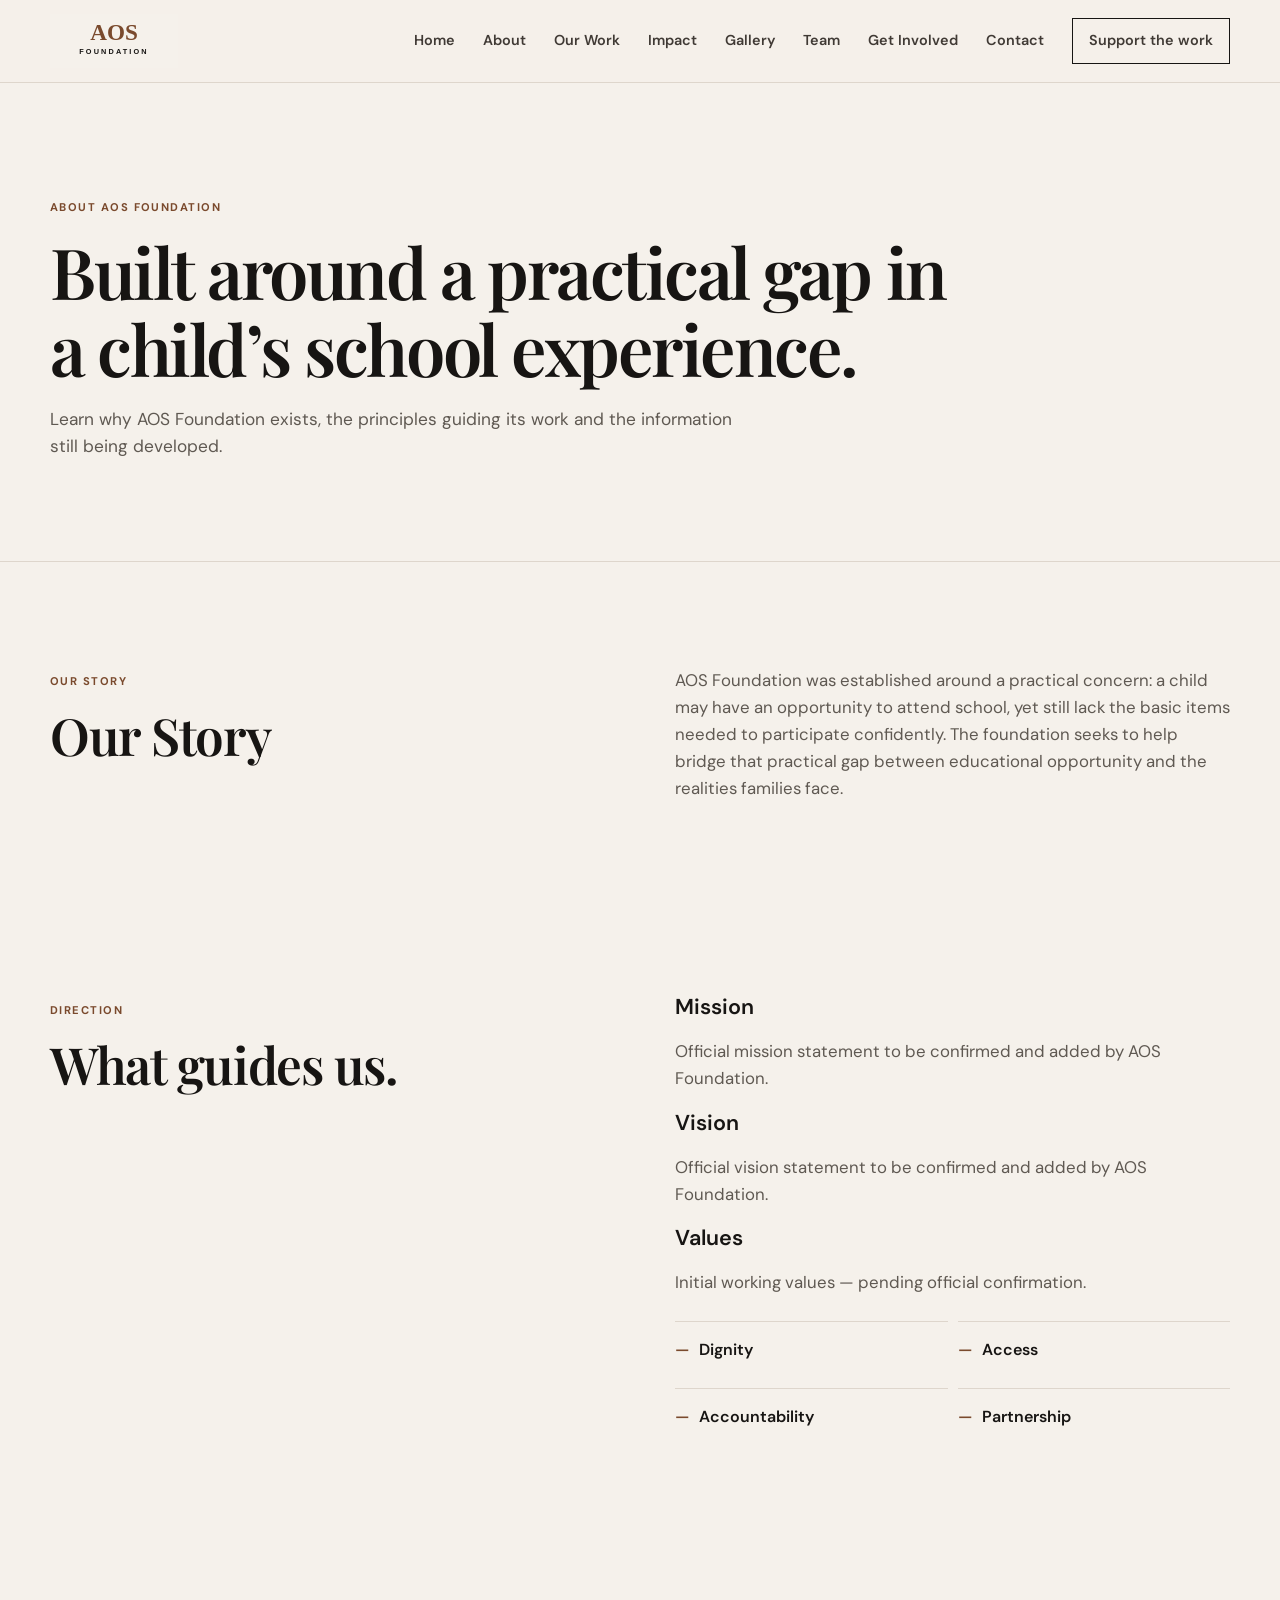
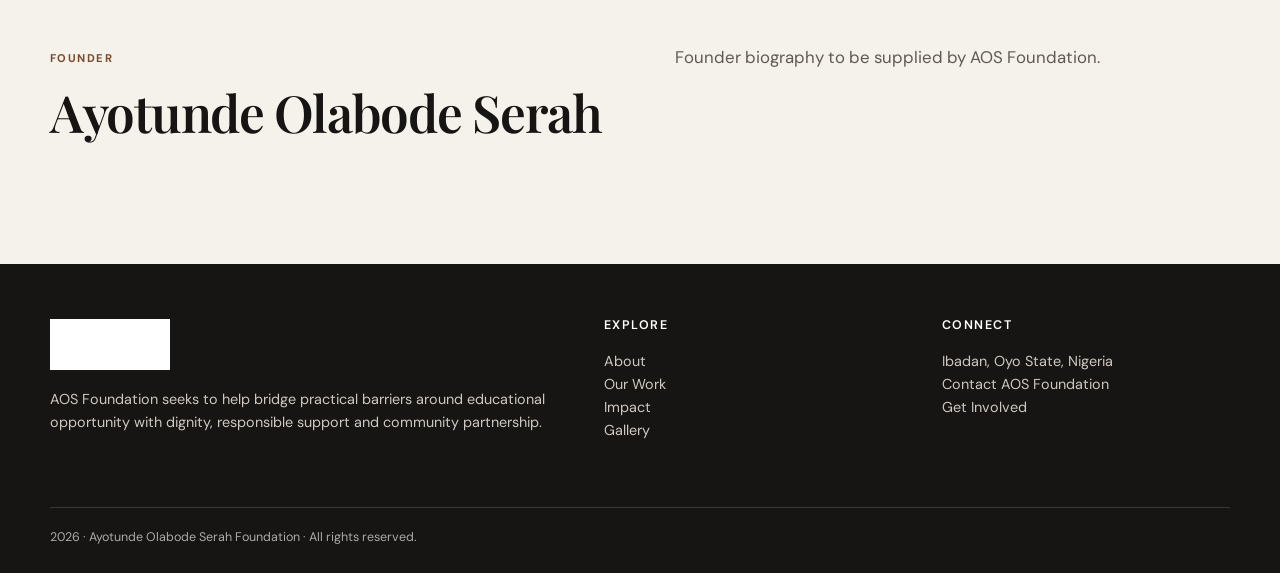
<file: about.html>
<!doctype html>
<html lang="en">
<head>
<meta charset="utf-8">
<meta name="viewport" content="width=device-width, initial-scale=1">
<meta name="description" content="About — Ayotunde Olabode Serah Foundation (AOS Foundation), Ibadan, Oyo State, Nigeria.">
<meta name="theme-color" content="#7A4A2D">
<title>About | AOS Foundation</title>
<link rel="preconnect" href="https://fonts.googleapis.com">
<link rel="preconnect" href="https://fonts.gstatic.com" crossorigin>
<link href="https://fonts.googleapis.com/css2?family=DM+Sans:wght@400;500;600;700&family=Playfair+Display:wght@500;600;700&display=swap" rel="stylesheet">
<link rel="stylesheet" href="css/style.css">
</head>
<body>
<header class="site-header">
  <div class="container header-inner">
    <a class="brand" href="index.html" aria-label="AOS Foundation home"><img class="js-logo" src="" alt=""></a>
    <button class="menu-toggle" aria-label="Open navigation" aria-expanded="false">☰</button>
    <nav class="site-nav" aria-label="Main navigation"><a href="index.html" class="">Home</a><a href="about.html" class="active">About</a><a href="programs.html" class="">Our Work</a><a href="impact.html" class="">Impact</a><a href="gallery.html" class="">Gallery</a><a href="team.html" class="">Team</a><a href="get-involved.html" class="">Get Involved</a><a href="contact.html" class="">Contact</a><a class="nav-cta" href="get-involved.html">Support the work</a></nav>
  </div>
</header>
<main>
<section class="page-hero"><div class="container"><span class="eyebrow">About AOS Foundation</span><h1>Built around a practical gap in a child’s school experience.</h1><p>Learn why AOS Foundation exists, the principles guiding its work and the information still being developed.</p></div></section>
<section class="section"><div class="container split"><div><span class="eyebrow">Our story</span><h2 id="about-story-title"></h2></div><div class="prose"><p id="about-story-text"></p></div></div></section>
<section class="section section-tight"><div class="container split"><div><span class="eyebrow">Direction</span><h2>What guides us.</h2></div><div class="prose"><h3>Mission</h3><p id="mission"></p><h3>Vision</h3><p id="vision"></p><h3>Values</h3><p id="values-note"></p><ul id="values-list" class="value-list"></ul></div></div></section>
<section class="section"><div class="container split"><div><span class="eyebrow">Founder</span><h2 id="about-founder-name"></h2></div><div class="prose"><p id="founder-bio"></p></div></div></section>
</main>
<footer class="site-footer">
  <div class="container footer-grid">
    <div><img class="js-logo" src="" alt="" style="width:120px;filter:brightness(0) invert(1);margin-bottom:18px"><p>AOS Foundation seeks to help bridge practical barriers around educational opportunity with dignity, responsible support and community partnership.</p></div>
    <div><h3>Explore</h3><p><a href="about.html">About</a><br><a href="programs.html">Our Work</a><br><a href="impact.html">Impact</a><br><a href="gallery.html">Gallery</a></p></div>
    <div><h3>Connect</h3><p><span class="js-location"></span><br><a href="contact.html">Contact AOS Foundation</a><br><a href="get-involved.html">Get Involved</a></p></div>
  </div>
  <div class="container footer-bottom"><span class="js-year"></span> · Ayotunde Olabode Serah Foundation · All rights reserved.</div>
</footer>
<script src="js/content.js"></script>
<script src="js/script.js"></script>
</body>
</html>
</file>
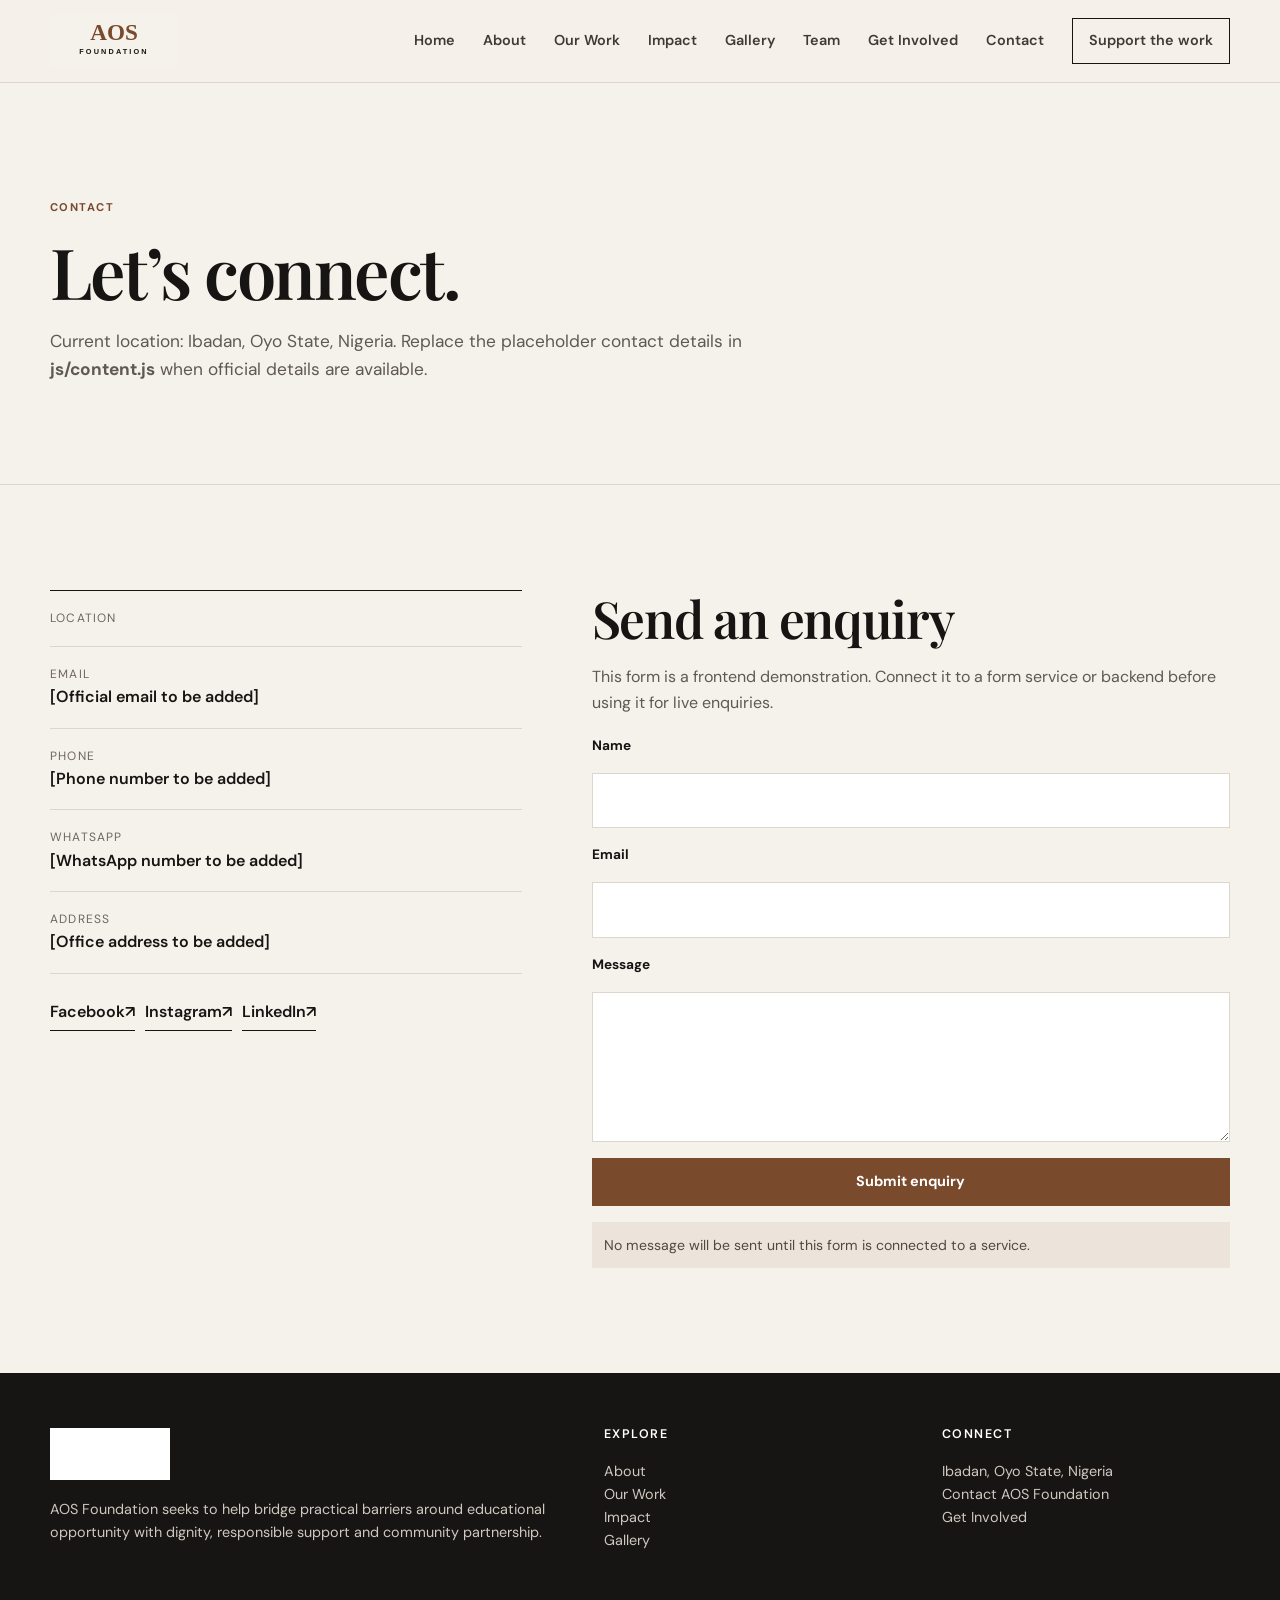
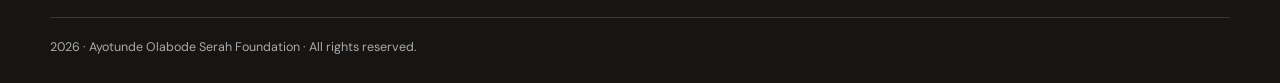
<file: contact.html>
<!doctype html>
<html lang="en">
<head>
<meta charset="utf-8">
<meta name="viewport" content="width=device-width, initial-scale=1">
<meta name="description" content="Contact — Ayotunde Olabode Serah Foundation (AOS Foundation), Ibadan, Oyo State, Nigeria.">
<meta name="theme-color" content="#7A4A2D">
<title>Contact | AOS Foundation</title>
<link rel="preconnect" href="https://fonts.googleapis.com">
<link rel="preconnect" href="https://fonts.gstatic.com" crossorigin>
<link href="https://fonts.googleapis.com/css2?family=DM+Sans:wght@400;500;600;700&family=Playfair+Display:wght@500;600;700&display=swap" rel="stylesheet">
<link rel="stylesheet" href="css/style.css">
</head>
<body>
<header class="site-header">
  <div class="container header-inner">
    <a class="brand" href="index.html" aria-label="AOS Foundation home"><img class="js-logo" src="" alt=""></a>
    <button class="menu-toggle" aria-label="Open navigation" aria-expanded="false">☰</button>
    <nav class="site-nav" aria-label="Main navigation"><a href="index.html" class="">Home</a><a href="about.html" class="">About</a><a href="programs.html" class="">Our Work</a><a href="impact.html" class="">Impact</a><a href="gallery.html" class="">Gallery</a><a href="team.html" class="">Team</a><a href="get-involved.html" class="">Get Involved</a><a href="contact.html" class="active">Contact</a><a class="nav-cta" href="get-involved.html">Support the work</a></nav>
  </div>
</header>
<main>
<section class="page-hero"><div class="container"><span class="eyebrow">Contact</span><h1>Let’s connect.</h1><p>Current location: <span id="contact-location"></span>. Replace the placeholder contact details in <strong>js/content.js</strong> when official details are available.</p></div></section>
<section class="section"><div class="container contact-grid">
<div><div class="contact-list">
<div class="contact-row"><span>Location</span><strong id="contact-location"></strong></div>
<div class="contact-row"><span>Email</span><strong id="contact-email"></strong></div>
<div class="contact-row"><span>Phone</span><strong id="contact-phone"></strong></div>
<div class="contact-row"><span>WhatsApp</span><strong id="contact-whatsapp"></strong></div>
<div class="contact-row"><span>Address</span><strong id="contact-address"></strong></div>
</div><div id="social-links" class="social-links"></div></div>
<div><h2>Send an enquiry</h2><p id="form-note"></p><form id="contact-form">
<label for="name">Name</label><input id="name" name="name" required>
<label for="email">Email</label><input id="email" name="email" type="email" required>
<label for="message">Message</label><textarea id="message" name="message" required></textarea>
<button class="btn btn-primary" type="submit">Submit enquiry</button><div id="form-message" class="form-message" aria-live="polite">No message will be sent until this form is connected to a service.</div>
</form></div>
</div></section>
</main>
<footer class="site-footer">
  <div class="container footer-grid">
    <div><img class="js-logo" src="" alt="" style="width:120px;filter:brightness(0) invert(1);margin-bottom:18px"><p>AOS Foundation seeks to help bridge practical barriers around educational opportunity with dignity, responsible support and community partnership.</p></div>
    <div><h3>Explore</h3><p><a href="about.html">About</a><br><a href="programs.html">Our Work</a><br><a href="impact.html">Impact</a><br><a href="gallery.html">Gallery</a></p></div>
    <div><h3>Connect</h3><p><span class="js-location"></span><br><a href="contact.html">Contact AOS Foundation</a><br><a href="get-involved.html">Get Involved</a></p></div>
  </div>
  <div class="container footer-bottom"><span class="js-year"></span> · Ayotunde Olabode Serah Foundation · All rights reserved.</div>
</footer>
<script src="js/content.js"></script>
<script src="js/script.js"></script>
</body>
</html>
</file>
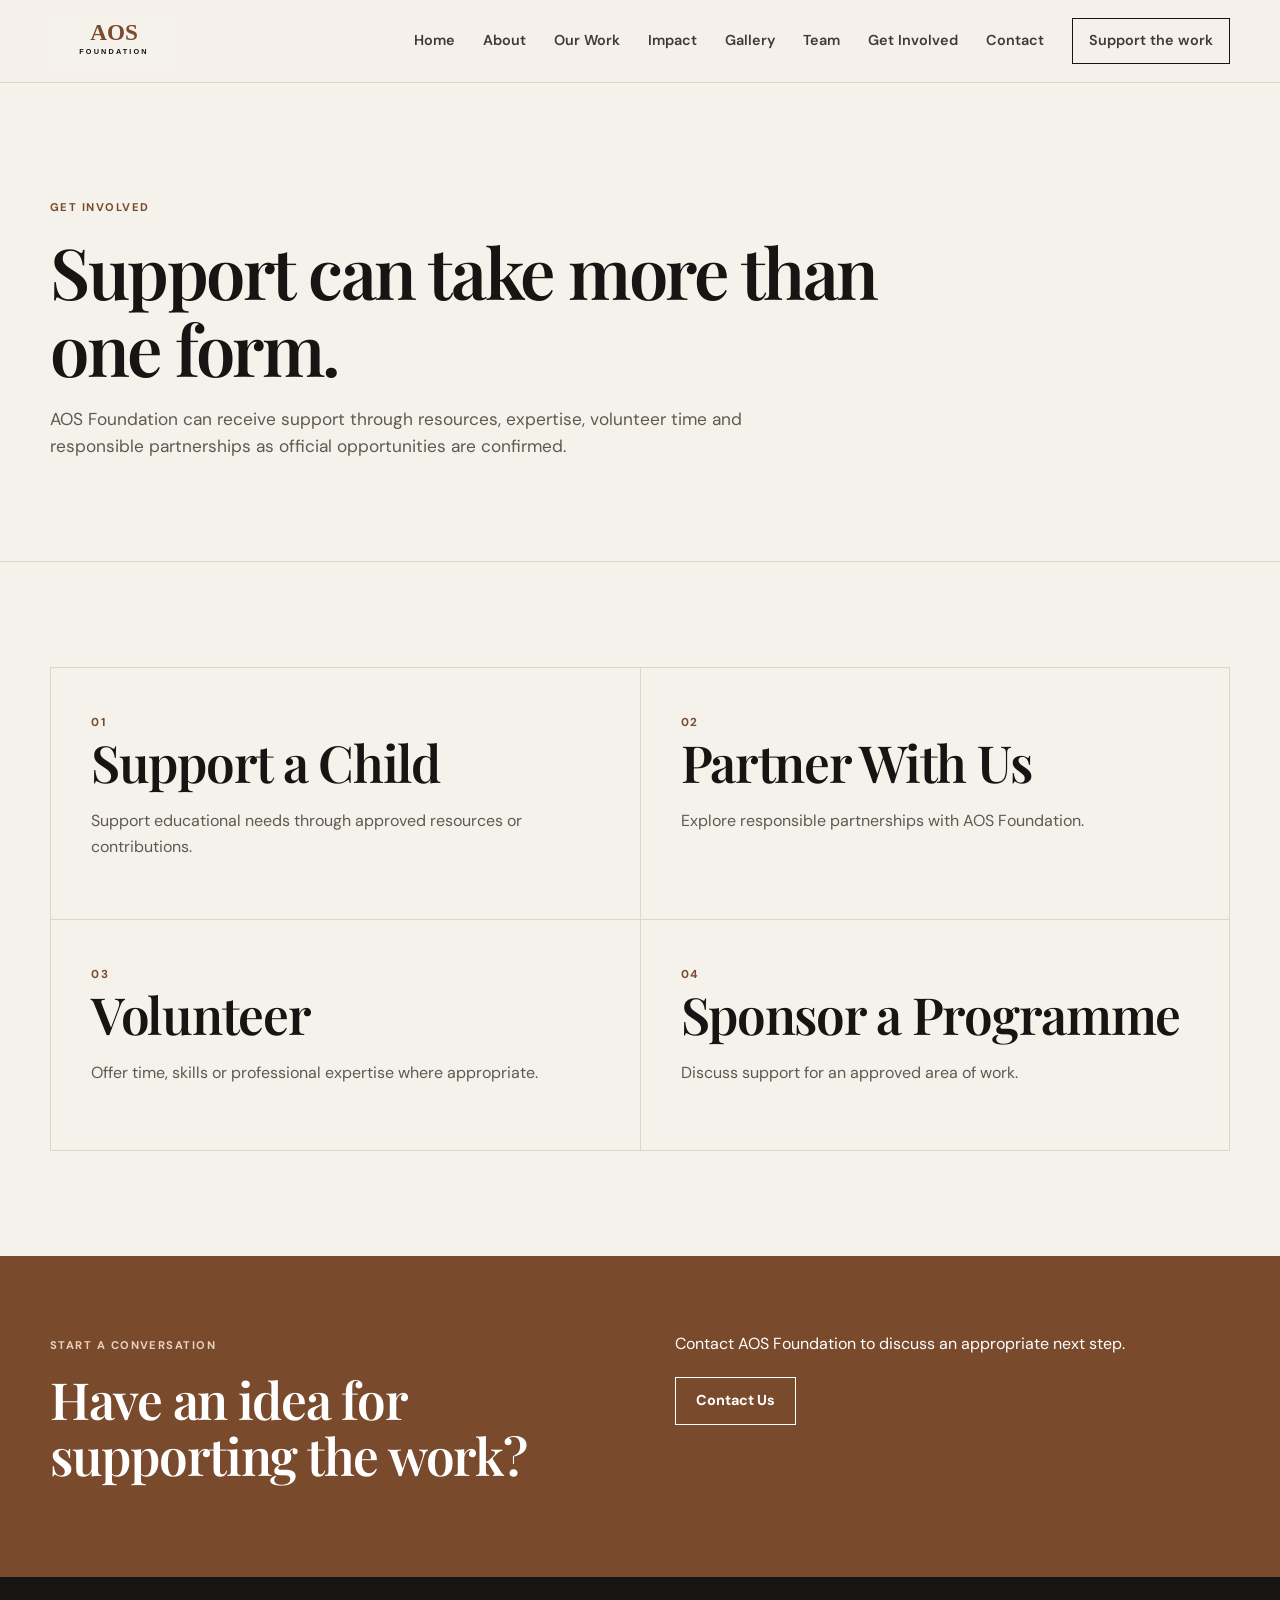
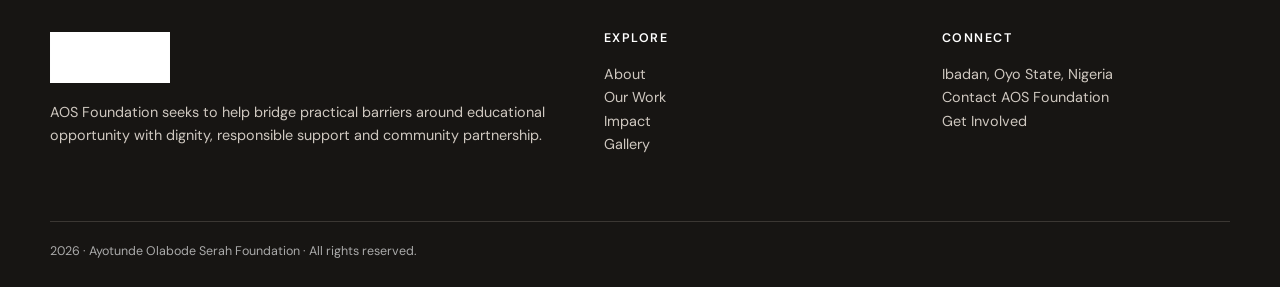
<file: get-involved.html>
<!doctype html>
<html lang="en">
<head>
<meta charset="utf-8">
<meta name="viewport" content="width=device-width, initial-scale=1">
<meta name="description" content="Get Involved — Ayotunde Olabode Serah Foundation (AOS Foundation), Ibadan, Oyo State, Nigeria.">
<meta name="theme-color" content="#7A4A2D">
<title>Get Involved | AOS Foundation</title>
<link rel="preconnect" href="https://fonts.googleapis.com">
<link rel="preconnect" href="https://fonts.gstatic.com" crossorigin>
<link href="https://fonts.googleapis.com/css2?family=DM+Sans:wght@400;500;600;700&family=Playfair+Display:wght@500;600;700&display=swap" rel="stylesheet">
<link rel="stylesheet" href="css/style.css">
</head>
<body>
<header class="site-header">
  <div class="container header-inner">
    <a class="brand" href="index.html" aria-label="AOS Foundation home"><img class="js-logo" src="" alt=""></a>
    <button class="menu-toggle" aria-label="Open navigation" aria-expanded="false">☰</button>
    <nav class="site-nav" aria-label="Main navigation"><a href="index.html" class="">Home</a><a href="about.html" class="">About</a><a href="programs.html" class="">Our Work</a><a href="impact.html" class="">Impact</a><a href="gallery.html" class="">Gallery</a><a href="team.html" class="">Team</a><a href="get-involved.html" class="active">Get Involved</a><a href="contact.html" class="">Contact</a><a class="nav-cta" href="get-involved.html">Support the work</a></nav>
  </div>
</header>
<main>
<section class="page-hero"><div class="container"><span class="eyebrow">Get involved</span><h1>Support can take more than one form.</h1><p>AOS Foundation can receive support through resources, expertise, volunteer time and responsible partnerships as official opportunities are confirmed.</p></div></section>
<section class="section"><div class="container"><div id="involvement-grid" class="involvement-grid"></div></div></section>
<section class="cta-band"><div class="container split"><div><span class="eyebrow" style="color:#ead1bf">Start a conversation</span><h2>Have an idea for supporting the work?</h2></div><div><p>Contact AOS Foundation to discuss an appropriate next step.</p><a class="btn" href="contact.html">Contact Us</a></div></div></section>
</main>
<footer class="site-footer">
  <div class="container footer-grid">
    <div><img class="js-logo" src="" alt="" style="width:120px;filter:brightness(0) invert(1);margin-bottom:18px"><p>AOS Foundation seeks to help bridge practical barriers around educational opportunity with dignity, responsible support and community partnership.</p></div>
    <div><h3>Explore</h3><p><a href="about.html">About</a><br><a href="programs.html">Our Work</a><br><a href="impact.html">Impact</a><br><a href="gallery.html">Gallery</a></p></div>
    <div><h3>Connect</h3><p><span class="js-location"></span><br><a href="contact.html">Contact AOS Foundation</a><br><a href="get-involved.html">Get Involved</a></p></div>
  </div>
  <div class="container footer-bottom"><span class="js-year"></span> · Ayotunde Olabode Serah Foundation · All rights reserved.</div>
</footer>
<script src="js/content.js"></script>
<script src="js/script.js"></script>
</body>
</html>
</file>
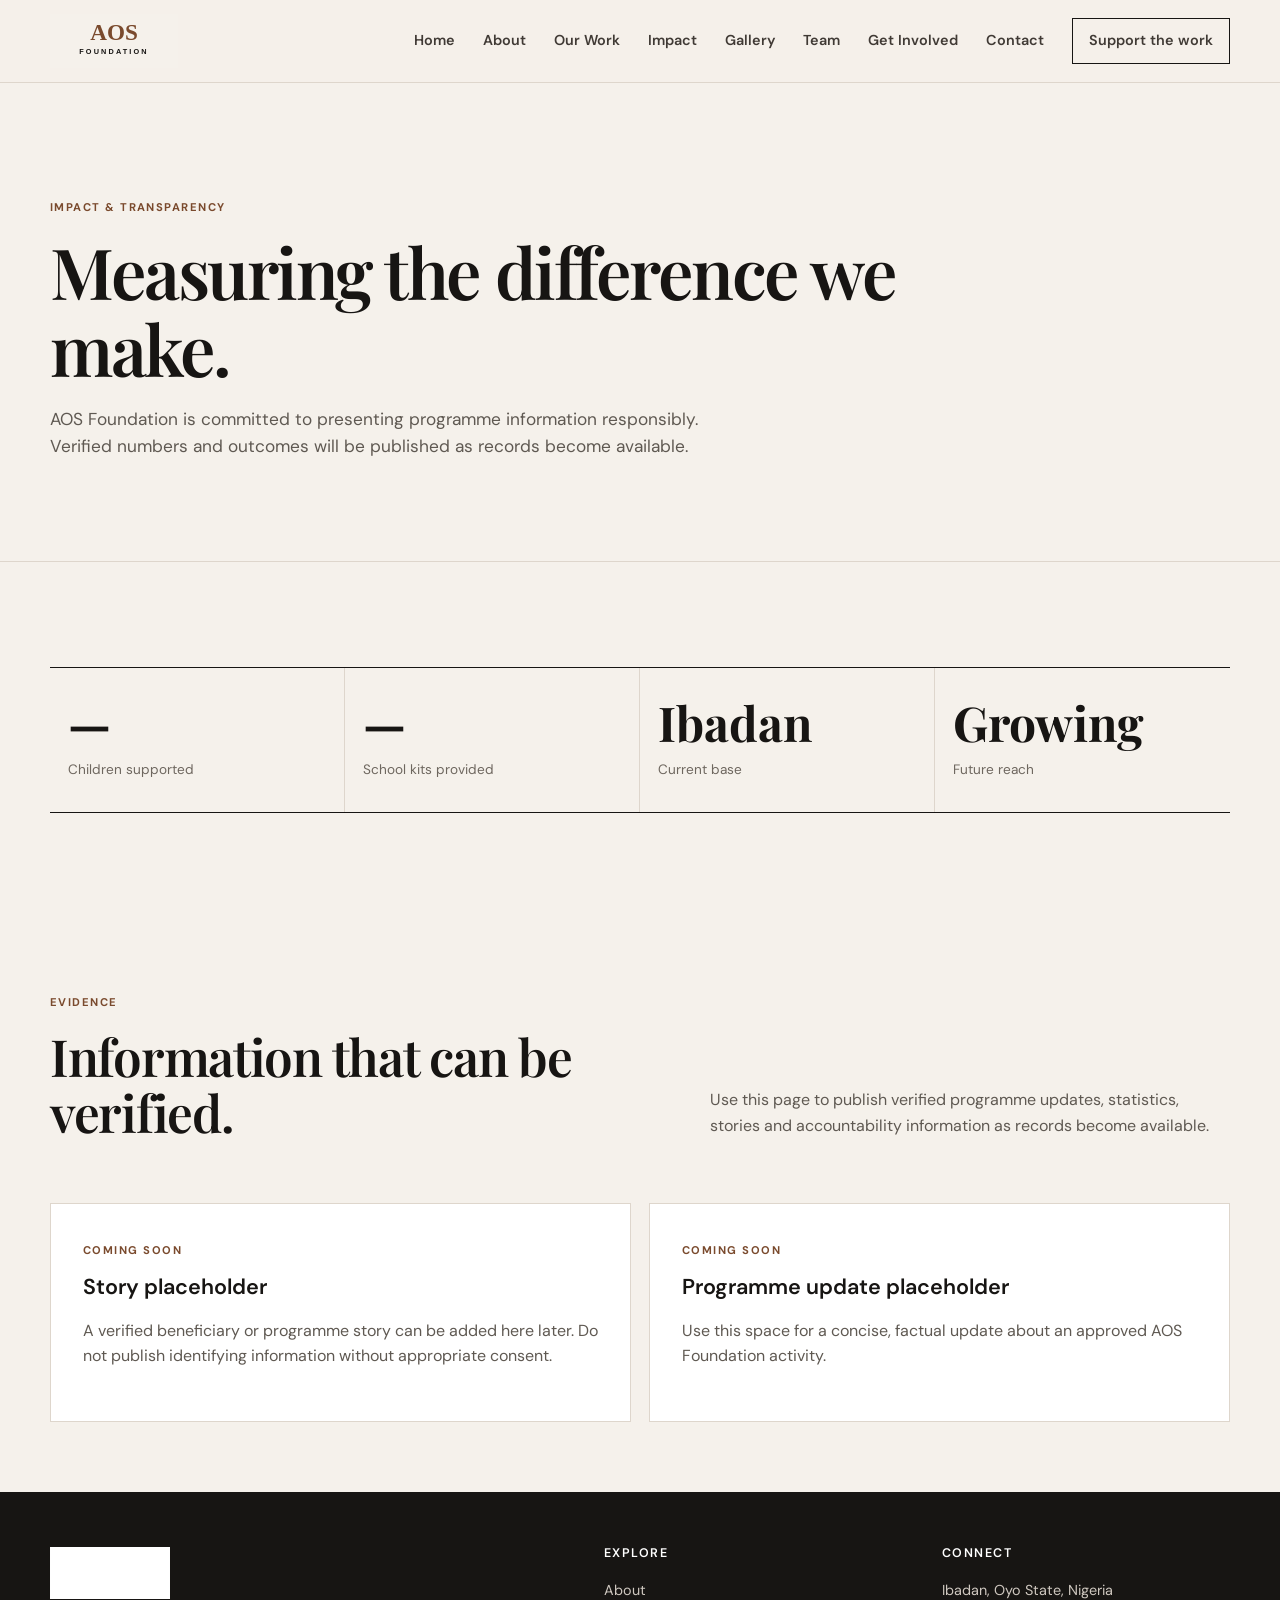
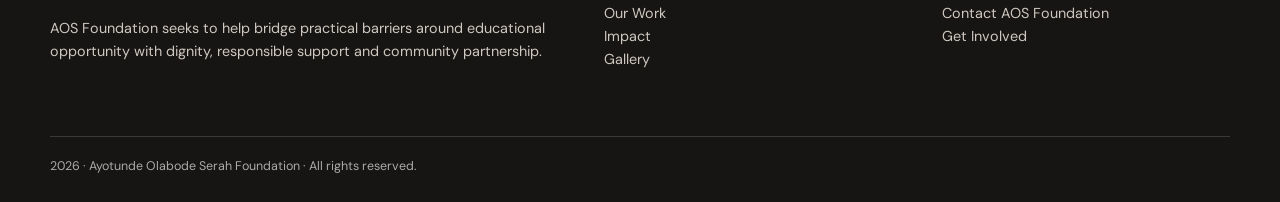
<file: impact.html>
<!doctype html>
<html lang="en">
<head>
<meta charset="utf-8">
<meta name="viewport" content="width=device-width, initial-scale=1">
<meta name="description" content="Impact — Ayotunde Olabode Serah Foundation (AOS Foundation), Ibadan, Oyo State, Nigeria.">
<meta name="theme-color" content="#7A4A2D">
<title>Impact | AOS Foundation</title>
<link rel="preconnect" href="https://fonts.googleapis.com">
<link rel="preconnect" href="https://fonts.gstatic.com" crossorigin>
<link href="https://fonts.googleapis.com/css2?family=DM+Sans:wght@400;500;600;700&family=Playfair+Display:wght@500;600;700&display=swap" rel="stylesheet">
<link rel="stylesheet" href="css/style.css">
</head>
<body>
<header class="site-header">
  <div class="container header-inner">
    <a class="brand" href="index.html" aria-label="AOS Foundation home"><img class="js-logo" src="" alt=""></a>
    <button class="menu-toggle" aria-label="Open navigation" aria-expanded="false">☰</button>
    <nav class="site-nav" aria-label="Main navigation"><a href="index.html" class="">Home</a><a href="about.html" class="">About</a><a href="programs.html" class="">Our Work</a><a href="impact.html" class="active">Impact</a><a href="gallery.html" class="">Gallery</a><a href="team.html" class="">Team</a><a href="get-involved.html" class="">Get Involved</a><a href="contact.html" class="">Contact</a><a class="nav-cta" href="get-involved.html">Support the work</a></nav>
  </div>
</header>
<main>
<section class="page-hero"><div class="container"><span class="eyebrow">Impact & transparency</span><h1>Measuring the difference we make.</h1><p id="impact-intro"></p></div></section>
<section class="section"><div class="container"><div id="impact-metrics" class="metrics"></div></div></section>
<section class="section section-tight"><div class="container"><div class="section-head"><div><span class="eyebrow">Evidence</span><h2>Information that can be verified.</h2></div><p>Use this page to publish verified programme updates, statistics, stories and accountability information as records become available.</p></div><div id="impact-stories" class="stories"></div></div></section>
</main>
<footer class="site-footer">
  <div class="container footer-grid">
    <div><img class="js-logo" src="" alt="" style="width:120px;filter:brightness(0) invert(1);margin-bottom:18px"><p>AOS Foundation seeks to help bridge practical barriers around educational opportunity with dignity, responsible support and community partnership.</p></div>
    <div><h3>Explore</h3><p><a href="about.html">About</a><br><a href="programs.html">Our Work</a><br><a href="impact.html">Impact</a><br><a href="gallery.html">Gallery</a></p></div>
    <div><h3>Connect</h3><p><span class="js-location"></span><br><a href="contact.html">Contact AOS Foundation</a><br><a href="get-involved.html">Get Involved</a></p></div>
  </div>
  <div class="container footer-bottom"><span class="js-year"></span> · Ayotunde Olabode Serah Foundation · All rights reserved.</div>
</footer>
<script src="js/content.js"></script>
<script src="js/script.js"></script>
</body>
</html>
</file>
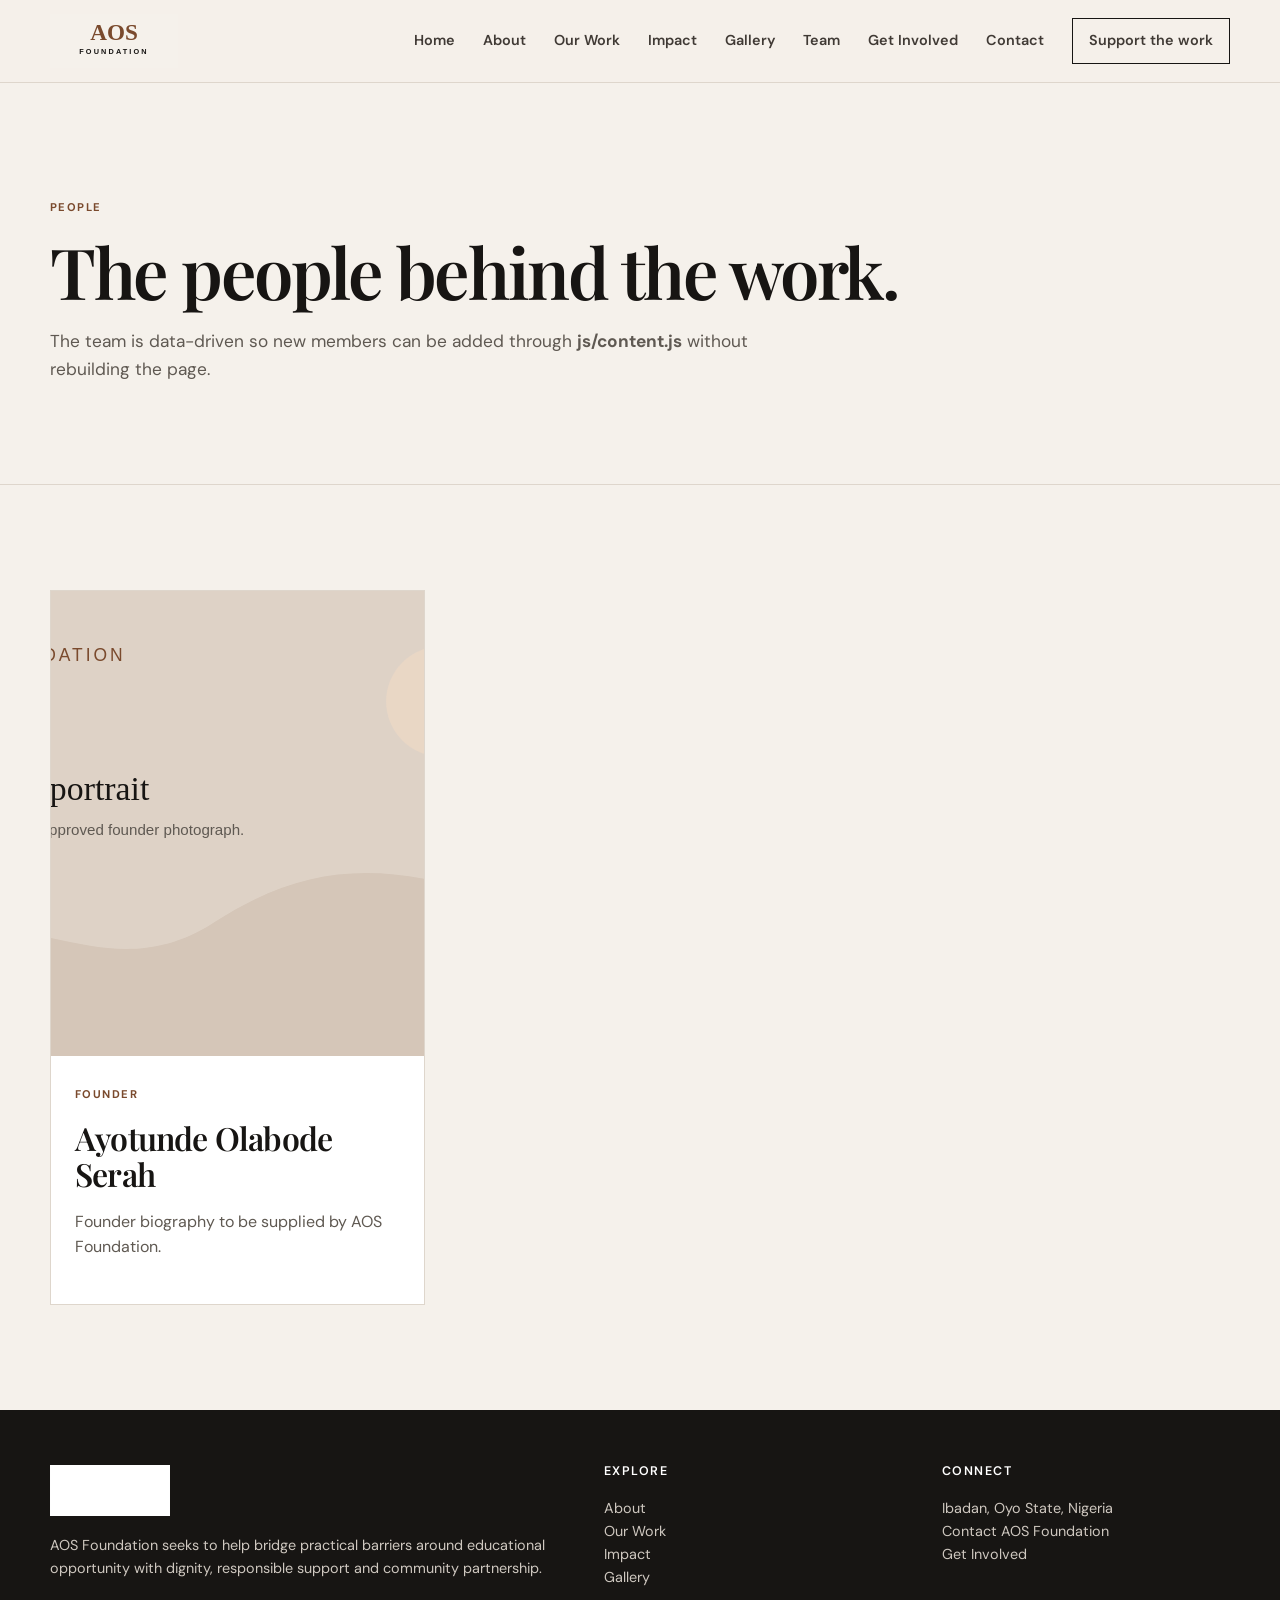
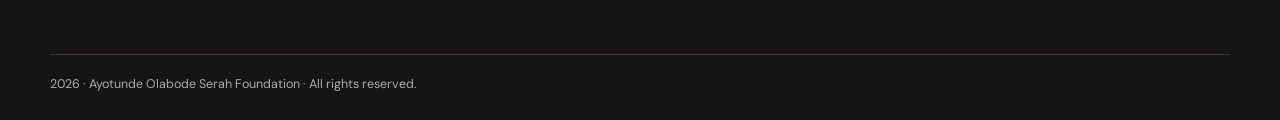
<file: team.html>
<!doctype html>
<html lang="en">
<head>
<meta charset="utf-8">
<meta name="viewport" content="width=device-width, initial-scale=1">
<meta name="description" content="Team — Ayotunde Olabode Serah Foundation (AOS Foundation), Ibadan, Oyo State, Nigeria.">
<meta name="theme-color" content="#7A4A2D">
<title>Team | AOS Foundation</title>
<link rel="preconnect" href="https://fonts.googleapis.com">
<link rel="preconnect" href="https://fonts.gstatic.com" crossorigin>
<link href="https://fonts.googleapis.com/css2?family=DM+Sans:wght@400;500;600;700&family=Playfair+Display:wght@500;600;700&display=swap" rel="stylesheet">
<link rel="stylesheet" href="css/style.css">
</head>
<body>
<header class="site-header">
  <div class="container header-inner">
    <a class="brand" href="index.html" aria-label="AOS Foundation home"><img class="js-logo" src="" alt=""></a>
    <button class="menu-toggle" aria-label="Open navigation" aria-expanded="false">☰</button>
    <nav class="site-nav" aria-label="Main navigation"><a href="index.html" class="">Home</a><a href="about.html" class="">About</a><a href="programs.html" class="">Our Work</a><a href="impact.html" class="">Impact</a><a href="gallery.html" class="">Gallery</a><a href="team.html" class="active">Team</a><a href="get-involved.html" class="">Get Involved</a><a href="contact.html" class="">Contact</a><a class="nav-cta" href="get-involved.html">Support the work</a></nav>
  </div>
</header>
<main>
<section class="page-hero"><div class="container"><span class="eyebrow">People</span><h1>The people behind the work.</h1><p>The team is data-driven so new members can be added through <strong>js/content.js</strong> without rebuilding the page.</p></div></section>
<section class="section"><div class="container"><div id="team-grid" class="team-grid"></div></div></section>
</main>
<footer class="site-footer">
  <div class="container footer-grid">
    <div><img class="js-logo" src="" alt="" style="width:120px;filter:brightness(0) invert(1);margin-bottom:18px"><p>AOS Foundation seeks to help bridge practical barriers around educational opportunity with dignity, responsible support and community partnership.</p></div>
    <div><h3>Explore</h3><p><a href="about.html">About</a><br><a href="programs.html">Our Work</a><br><a href="impact.html">Impact</a><br><a href="gallery.html">Gallery</a></p></div>
    <div><h3>Connect</h3><p><span class="js-location"></span><br><a href="contact.html">Contact AOS Foundation</a><br><a href="get-involved.html">Get Involved</a></p></div>
  </div>
  <div class="container footer-bottom"><span class="js-year"></span> · Ayotunde Olabode Serah Foundation · All rights reserved.</div>
</footer>
<script src="js/content.js"></script>
<script src="js/script.js"></script>
</body>
</html>
</file>
<file: css/style.css>
@import url('https://fonts.googleapis.com/css2?family=DM+Sans:wght@400;500;600;700&family=Playfair+Display:wght@500;600;700&display=swap');

:root{
  --brown:#7A4A2D; --ink:#171513; --cream:#F5F1EB; --white:#fff;
  --line:#ded6cc; --muted:#6e675f; --soft:#eee7de; --max:1180px;
}
*{box-sizing:border-box}
html{scroll-behavior:smooth}
body{margin:0;background:var(--cream);color:var(--ink);font-family:"DM Sans",system-ui,sans-serif;line-height:1.6}
body.modal-open{overflow:hidden}
img{max-width:100%;display:block}
a{color:inherit;text-decoration:none}
button,input,textarea{font:inherit}
button{cursor:pointer}
:focus-visible{outline:3px solid #c87f42;outline-offset:3px}
.container{width:min(calc(100% - 40px),var(--max));margin-inline:auto}
.site-header{position:relative;background:rgba(245,241,235,.96);border-bottom:1px solid var(--line);z-index:20}
.header-inner{min-height:82px;display:flex;align-items:center;justify-content:space-between;gap:28px}
.brand img{width:128px;height:auto}
.site-nav{display:flex;align-items:center;gap:28px}
.site-nav a{font-size:.9rem;font-weight:600;color:#403a35;position:relative;padding:8px 0}
.site-nav a:hover{color:var(--brown)}
.nav-cta{border:1px solid var(--ink);padding:10px 16px!important}
.menu-toggle{display:none;background:none;border:0;font-size:1.7rem;padding:8px}

.hero{min-height:690px;display:grid;grid-template-columns:1fr 1fr;align-items:stretch;border-bottom:1px solid var(--line)}
.hero-copy{display:flex;align-items:center;padding:80px max(20px,calc((100vw - var(--max))/2)) 80px 20px}
.hero-copy-inner{max-width:610px;margin-left:auto;margin-right:40px}
.eyebrow{display:inline-block;text-transform:uppercase;letter-spacing:.13em;font-size:.7rem;font-weight:700;color:var(--brown);margin-bottom:16px}
h1,h2,h3{line-height:1.1;margin:0 0 18px;font-weight:600}
h1,h2{font-family:"Playfair Display",Georgia,serif}
h1{font-size:clamp(3rem,5.5vw,5.8rem);letter-spacing:-.035em}
h2{font-size:clamp(2.1rem,4vw,3.8rem);letter-spacing:-.025em}
h3{font-size:1.35rem}
p{color:#5f5952;margin:0 0 20px}
.hero-copy p{font-size:1.08rem;max-width:560px}
.hero-media{min-height:690px;background:#e6ddd3;overflow:hidden}
.hero-media img{width:100%;height:100%;object-fit:cover}
.actions{display:flex;gap:12px;flex-wrap:wrap;margin-top:30px}
.btn{display:inline-flex;align-items:center;justify-content:center;min-height:48px;padding:0 20px;border:1px solid var(--ink);font-weight:700;font-size:.9rem;transition:transform .2s ease,background .2s ease}
.btn:hover{transform:translateY(-2px)}
.btn-primary{background:var(--brown);color:#fff;border-color:var(--brown)}
.btn-secondary{background:transparent}
.section{padding:105px 0}
.section-tight{padding:70px 0}
.section-head{display:flex;justify-content:space-between;gap:40px;align-items:end;margin-bottom:45px}
.section-head p{max-width:520px}
.split{display:grid;grid-template-columns:1fr 1fr;gap:70px;align-items:start}
.editorial-panel{border-top:1px solid var(--ink);padding-top:22px}
.editorial-panel p{font-size:1.1rem}
.program-grid{display:grid;grid-template-columns:repeat(3,1fr);gap:18px}
.program-card{border-top:1px solid var(--ink);background:rgba(255,255,255,.3)}
.media-frame{aspect-ratio:4/3;overflow:hidden;background:#e4dbd1}
.media-frame img{width:100%;height:100%;object-fit:cover}
.program-card__body{padding:24px 4px 30px}
.program-card p{font-size:.95rem}
.text-link{font-weight:700;font-size:.88rem;color:var(--brown)}
.metrics{display:grid;grid-template-columns:repeat(4,1fr);border-top:1px solid var(--ink);border-bottom:1px solid var(--ink)}
.metric{padding:30px 18px;border-right:1px solid var(--line)}
.metric:last-child{border-right:0}
.metric strong{display:block;font-family:"Playfair Display",Georgia,serif;font-size:3rem;line-height:1;margin-bottom:10px}
.metric span{color:var(--muted);font-size:.85rem}
.stories{display:grid;grid-template-columns:repeat(2,1fr);gap:18px}
.story-card{padding:32px;background:#fff;border:1px solid var(--line)}
.cta-band{background:var(--brown);color:#fff;padding:75px 0}
.cta-band h2,.cta-band p{color:#fff}
.cta-band .btn{border-color:#fff;color:#fff}
.page-hero{padding:110px 0 80px;border-bottom:1px solid var(--line)}
.page-hero h1{max-width:900px}
.page-hero p{max-width:700px;font-size:1.08rem}
.prose{max-width:800px}
.prose p{font-size:1.05rem}
.value-list{list-style:none;padding:0;margin:25px 0;display:grid;grid-template-columns:repeat(2,1fr);gap:10px}
.value-list li{border-top:1px solid var(--line);padding:15px 0;font-weight:600}
.value-list li:before{content:"—";color:var(--brown);margin-right:10px}
.team-grid{display:grid;grid-template-columns:repeat(3,1fr);gap:28px}
.team-card{background:#fff;border:1px solid var(--line)}
.team-photo{aspect-ratio:4/5;background:#e4dbd1;overflow:hidden}
.team-photo img{width:100%;height:100%;object-fit:cover}
.team-copy{padding:24px}
.team-copy h2{font-size:2rem}
.involvement-grid{display:grid;grid-template-columns:repeat(2,1fr);gap:1px;background:var(--line);border:1px solid var(--line)}
.involvement-card{background:var(--cream);padding:40px;min-height:230px}
.number{font-size:.72rem;letter-spacing:.14em;color:var(--brown);font-weight:700}
.gallery-filters{display:flex;gap:8px;flex-wrap:wrap;margin-bottom:28px}
.filter-btn{background:transparent;border:1px solid var(--line);padding:9px 15px;color:var(--muted)}
.filter-btn.active,.filter-btn:hover{background:var(--ink);color:#fff;border-color:var(--ink)}
.gallery-grid{display:grid;grid-template-columns:repeat(3,1fr);gap:10px}
.gallery-item{border:0;padding:0;background:#ddd;position:relative;aspect-ratio:1/1;overflow:hidden;text-align:left}
.gallery-item img{width:100%;height:100%;object-fit:cover;transition:transform .4s ease}
.gallery-item:hover img{transform:scale(1.03)}
.gallery-item span{position:absolute;inset:auto 0 0;padding:55px 18px 18px;background:linear-gradient(transparent,rgba(0,0,0,.72));color:#fff}
.gallery-item b,.gallery-item small{display:block}
.gallery-item small{opacity:.8;margin-top:3px}
.lightbox{display:none;position:fixed;inset:0;z-index:50;align-items:center;justify-content:center;padding:24px}
.lightbox.is-open{display:flex}
.lightbox-backdrop{position:absolute;inset:0;background:rgba(23,21,19,.88)}
.lightbox-panel{position:relative;z-index:2;width:min(900px,100%);background:#fff;padding:14px}
.lightbox-img{width:100%;max-height:72vh;object-fit:contain;background:#eee}
.lightbox-copy{padding:15px 8px 5px}
.lightbox-copy h2{font-size:1.7rem;margin-bottom:5px}
.lightbox-copy p{margin:0}
.lightbox-close{position:absolute;right:8px;top:8px;border:0;background:#fff;width:42px;height:42px;font-size:1.5rem;z-index:3}
.contact-grid{display:grid;grid-template-columns:.85fr 1.15fr;gap:70px}
.contact-list{border-top:1px solid var(--ink)}
.contact-row{padding:18px 0;border-bottom:1px solid var(--line)}
.contact-row span{display:block;color:var(--muted);font-size:.75rem;text-transform:uppercase;letter-spacing:.1em}
.contact-row strong{font-weight:600}
form{display:grid;gap:16px}
label{font-size:.85rem;font-weight:700}
input,textarea{width:100%;border:1px solid var(--line);background:#fff;padding:14px 15px;color:var(--ink)}
textarea{min-height:150px;resize:vertical}
.form-message{padding:12px;background:#ece4da;color:#51483f;font-size:.88rem}
.social-links{display:flex;gap:10px;flex-wrap:wrap;margin-top:20px}
.social-links a{border-bottom:1px solid var(--ink);padding:5px 0;font-weight:600}
.site-footer{background:var(--ink);color:#fff;padding:55px 0 25px}
.footer-grid{display:grid;grid-template-columns:1.4fr .8fr .8fr;gap:50px}
.site-footer p,.site-footer a{color:#cfc8c0;font-size:.9rem}
.site-footer h3{font-family:"DM Sans",sans-serif;font-size:.78rem;text-transform:uppercase;letter-spacing:.12em;color:#fff}
.footer-bottom{border-top:1px solid #3b3733;margin-top:45px;padding-top:20px;font-size:.78rem;color:#aaa}
.reveal{opacity:1;transform:none}
@media (prefers-reduced-motion:no-preference){
 .reveal{opacity:0;transform:translateY(12px);transition:opacity .45s ease,transform .45s ease}
 .reveal.is-visible{opacity:1;transform:none}
}
@media(max-width:900px){
 .container{width:min(calc(100% - 30px),var(--max))}
 .header-inner{min-height:72px}
 .menu-toggle{display:block}
 .site-nav{display:none;position:absolute;left:0;right:0;top:72px;background:var(--cream);border-bottom:1px solid var(--line);padding:18px 20px;flex-direction:column;align-items:flex-start;gap:6px}
 .site-nav.is-open{display:flex}
 .hero{grid-template-columns:1fr;min-height:auto}
 .hero-copy{padding:70px 15px}
 .hero-copy-inner{margin:0;max-width:700px}
 .hero-media{min-height:430px;order:-1}
 .program-grid,.team-grid{grid-template-columns:1fr 1fr}
 .metrics{grid-template-columns:1fr 1fr}
 .metric:nth-child(2){border-right:0}
 .metric:nth-child(-n+2){border-bottom:1px solid var(--line)}
 .contact-grid{grid-template-columns:1fr}
 .footer-grid{grid-template-columns:1fr 1fr}
}
@media(max-width:620px){
 .container{width:min(calc(100% - 24px),var(--max))}
 h1{font-size:clamp(2.65rem,12vw,4rem)}
 h2{font-size:2.25rem}
 .section{padding:75px 0}
 .section-head,.split{display:block}
 .section-head p{margin-top:18px}
 .program-grid,.team-grid,.stories,.involvement-grid,.gallery-grid{grid-template-columns:1fr}
 .metrics{grid-template-columns:1fr 1fr}
 .metric{padding:22px 12px}
 .metric strong{font-size:2.3rem}
 .gallery-item{aspect-ratio:4/3}
 .footer-grid{grid-template-columns:1fr}
 .actions .btn{width:100%}
 .page-hero{padding:75px 0 55px}
}
</file>
